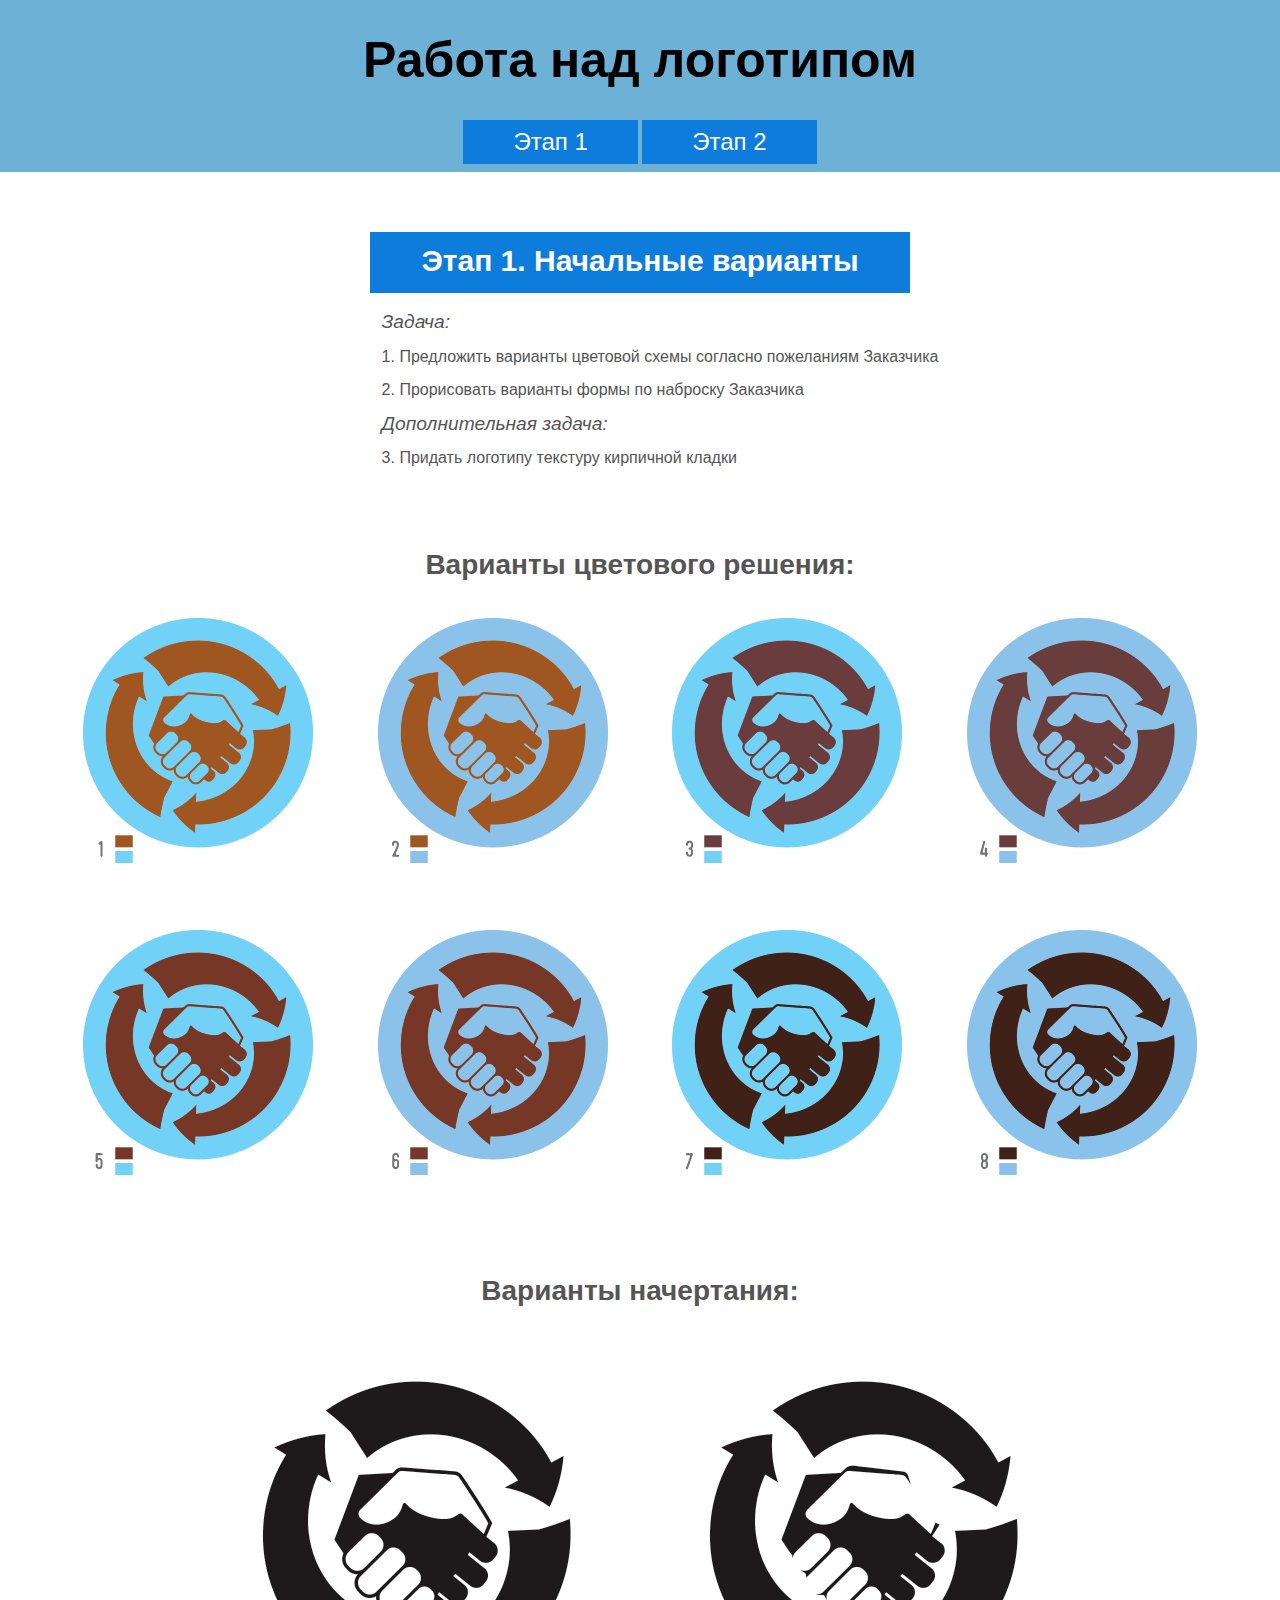
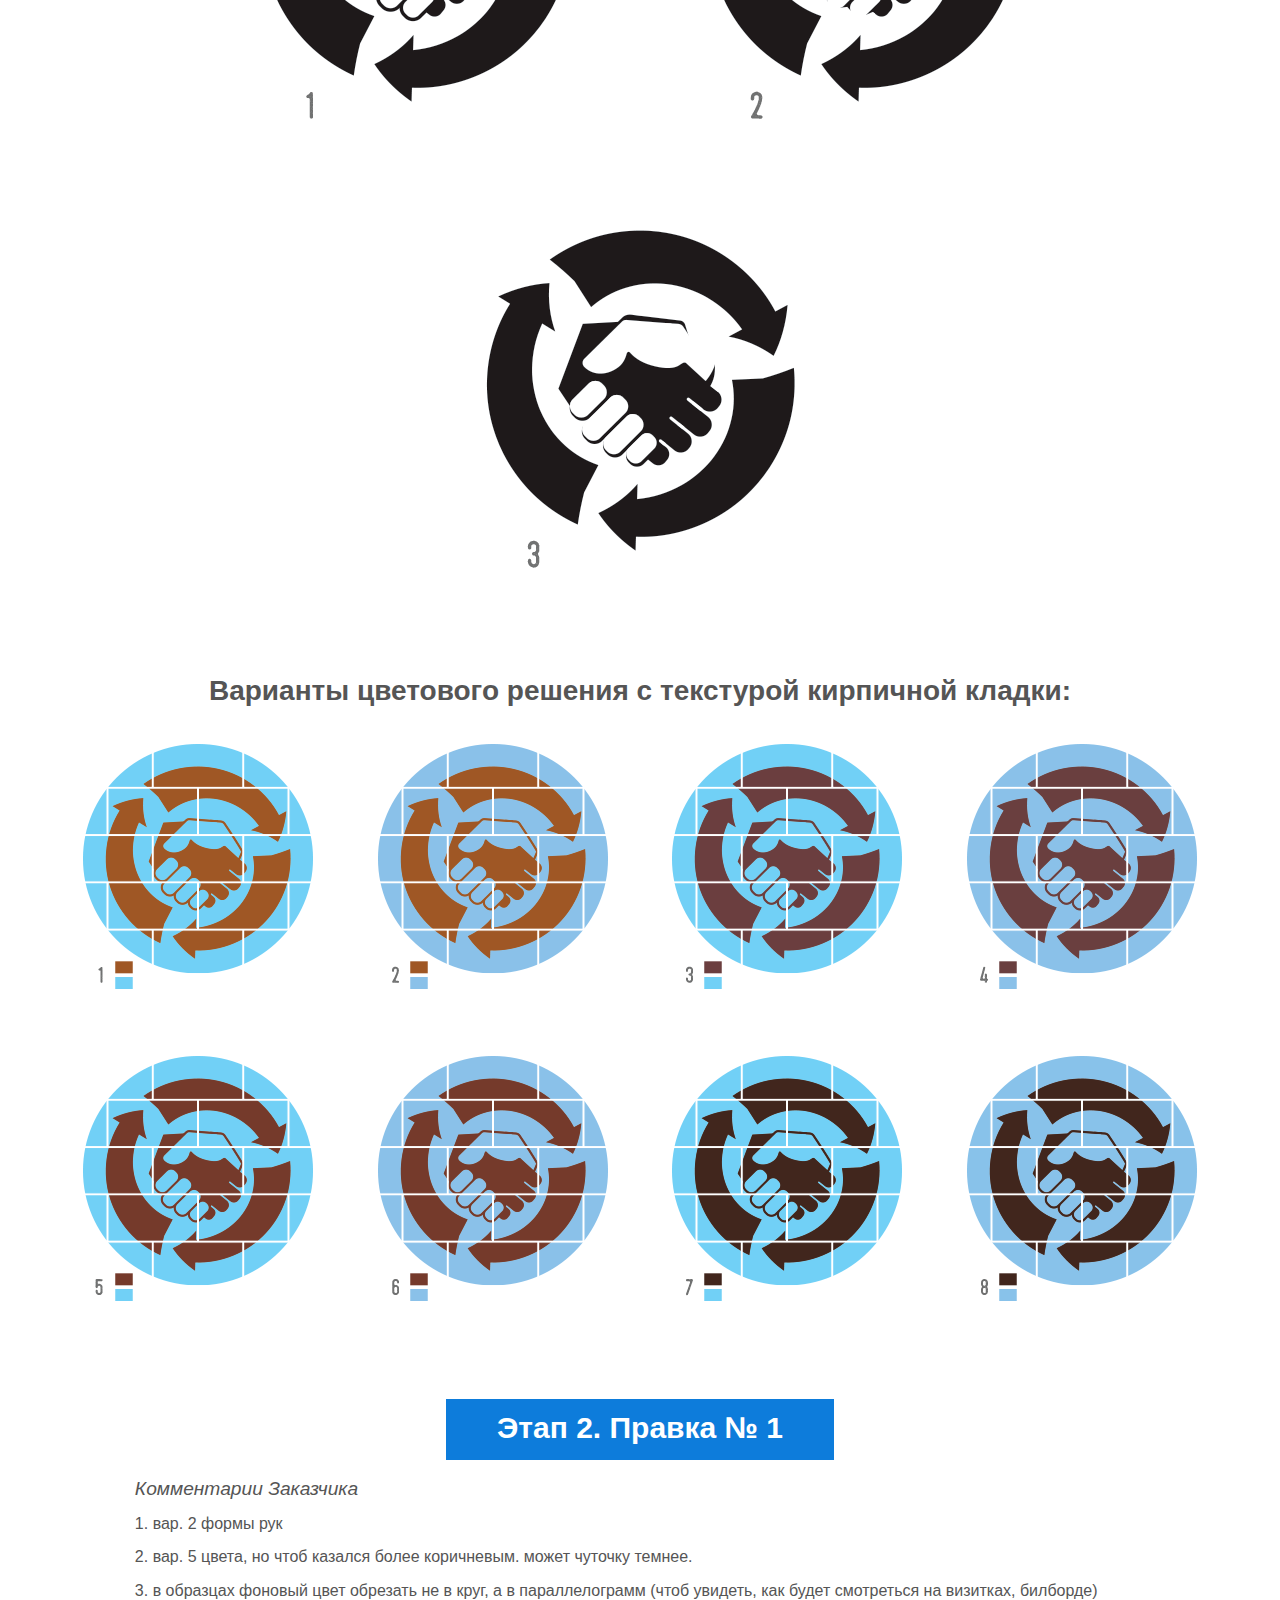
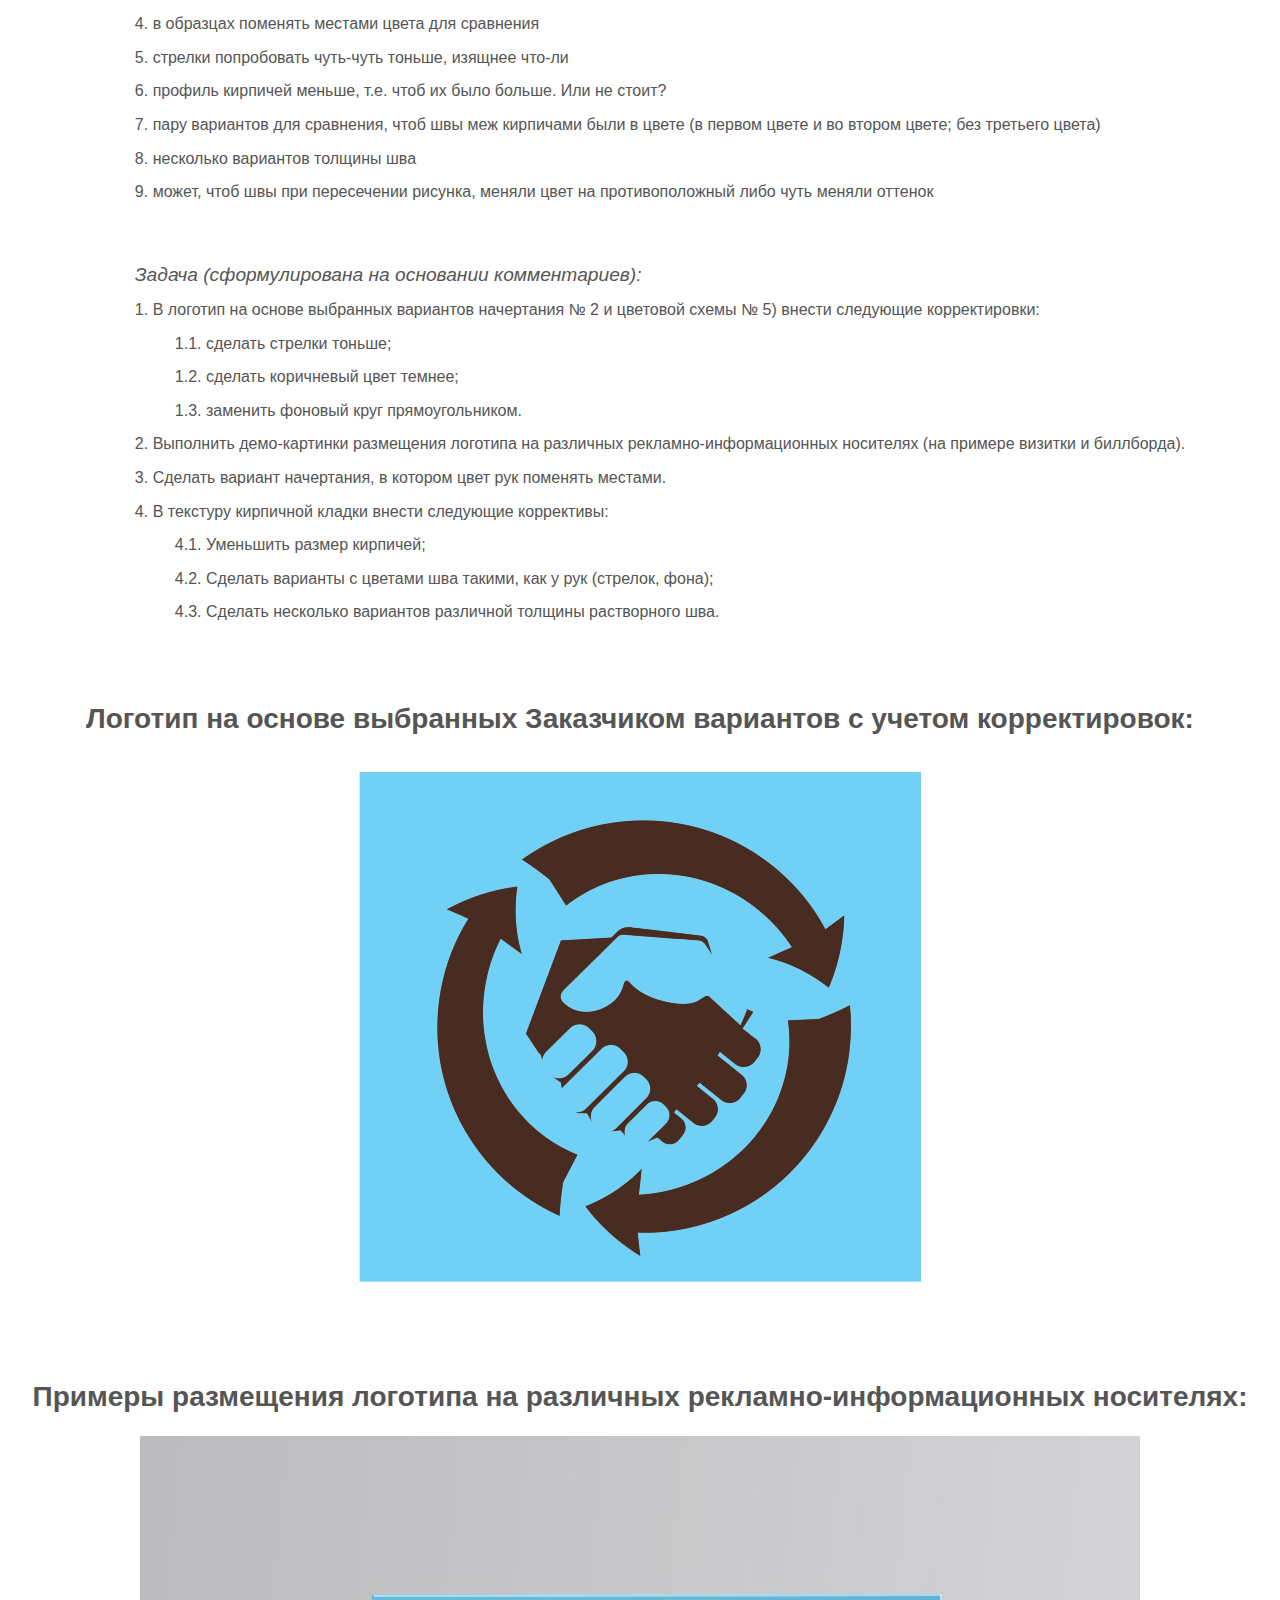
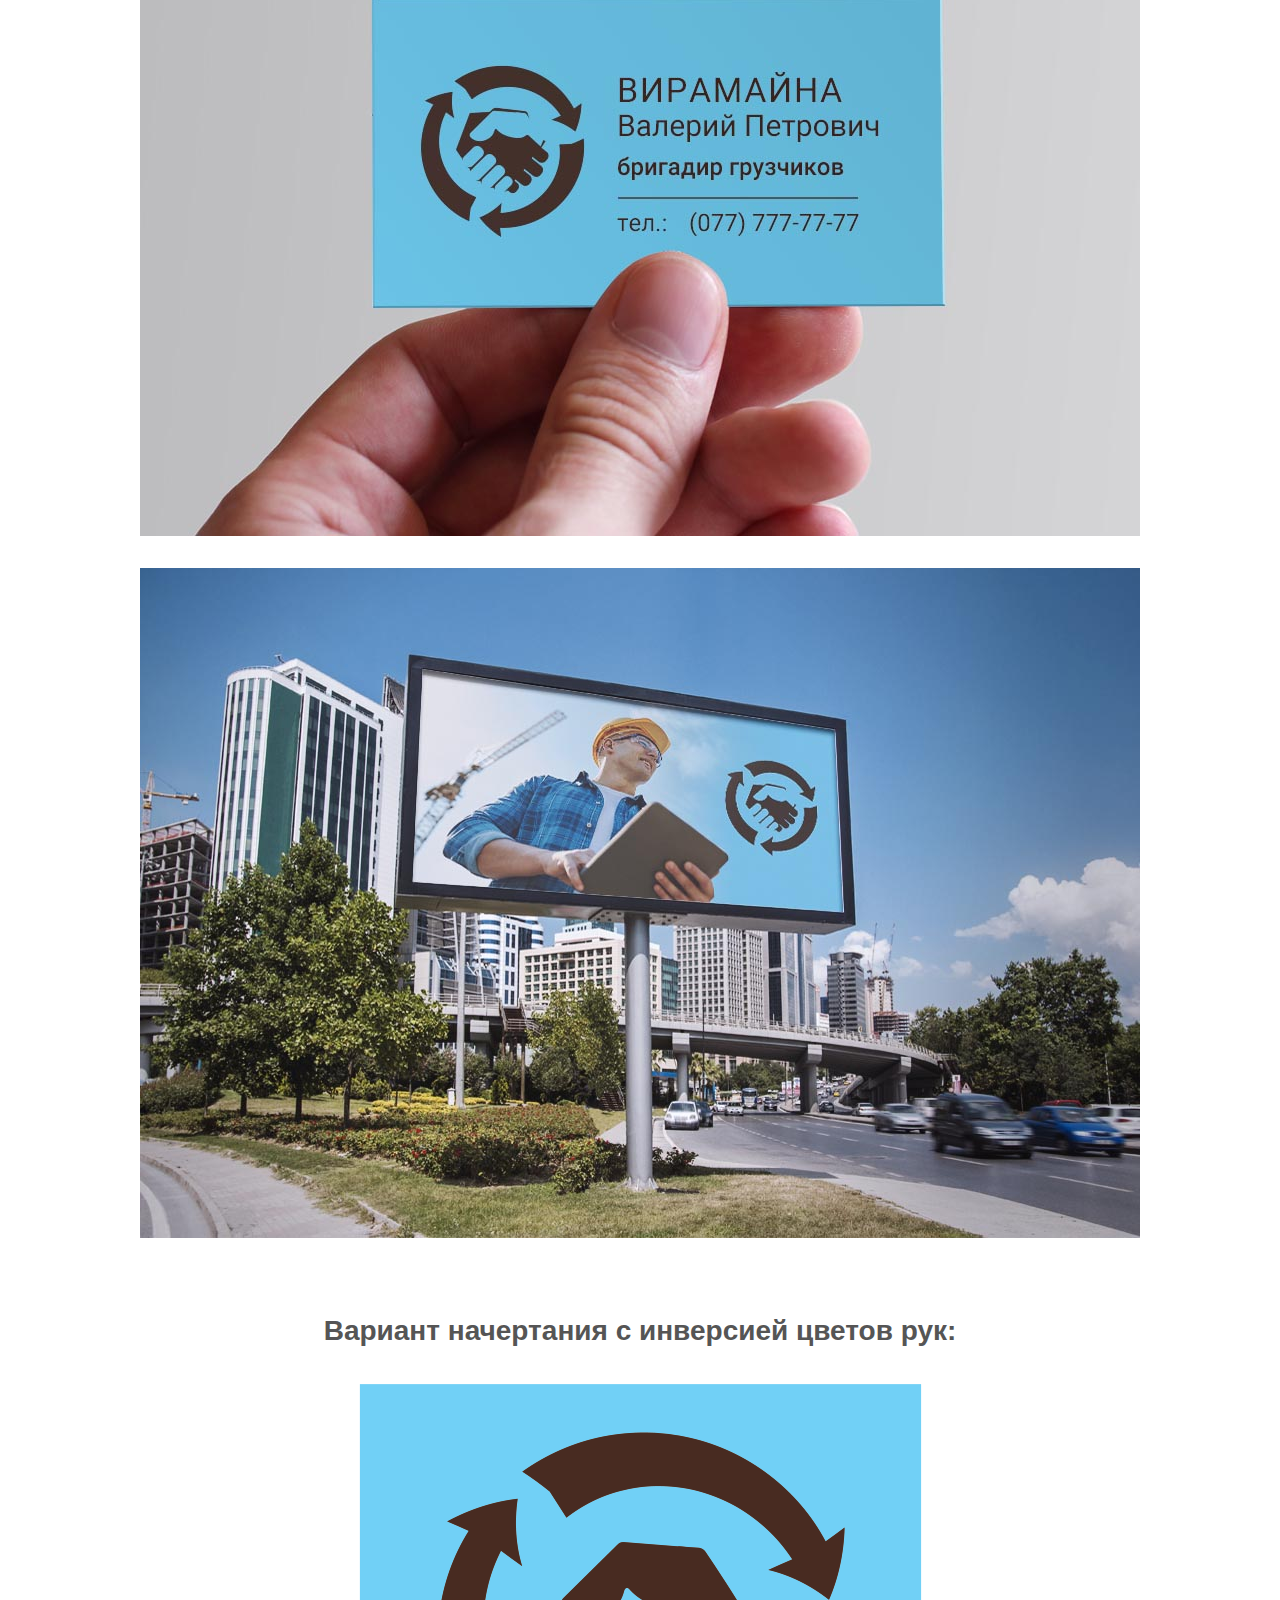
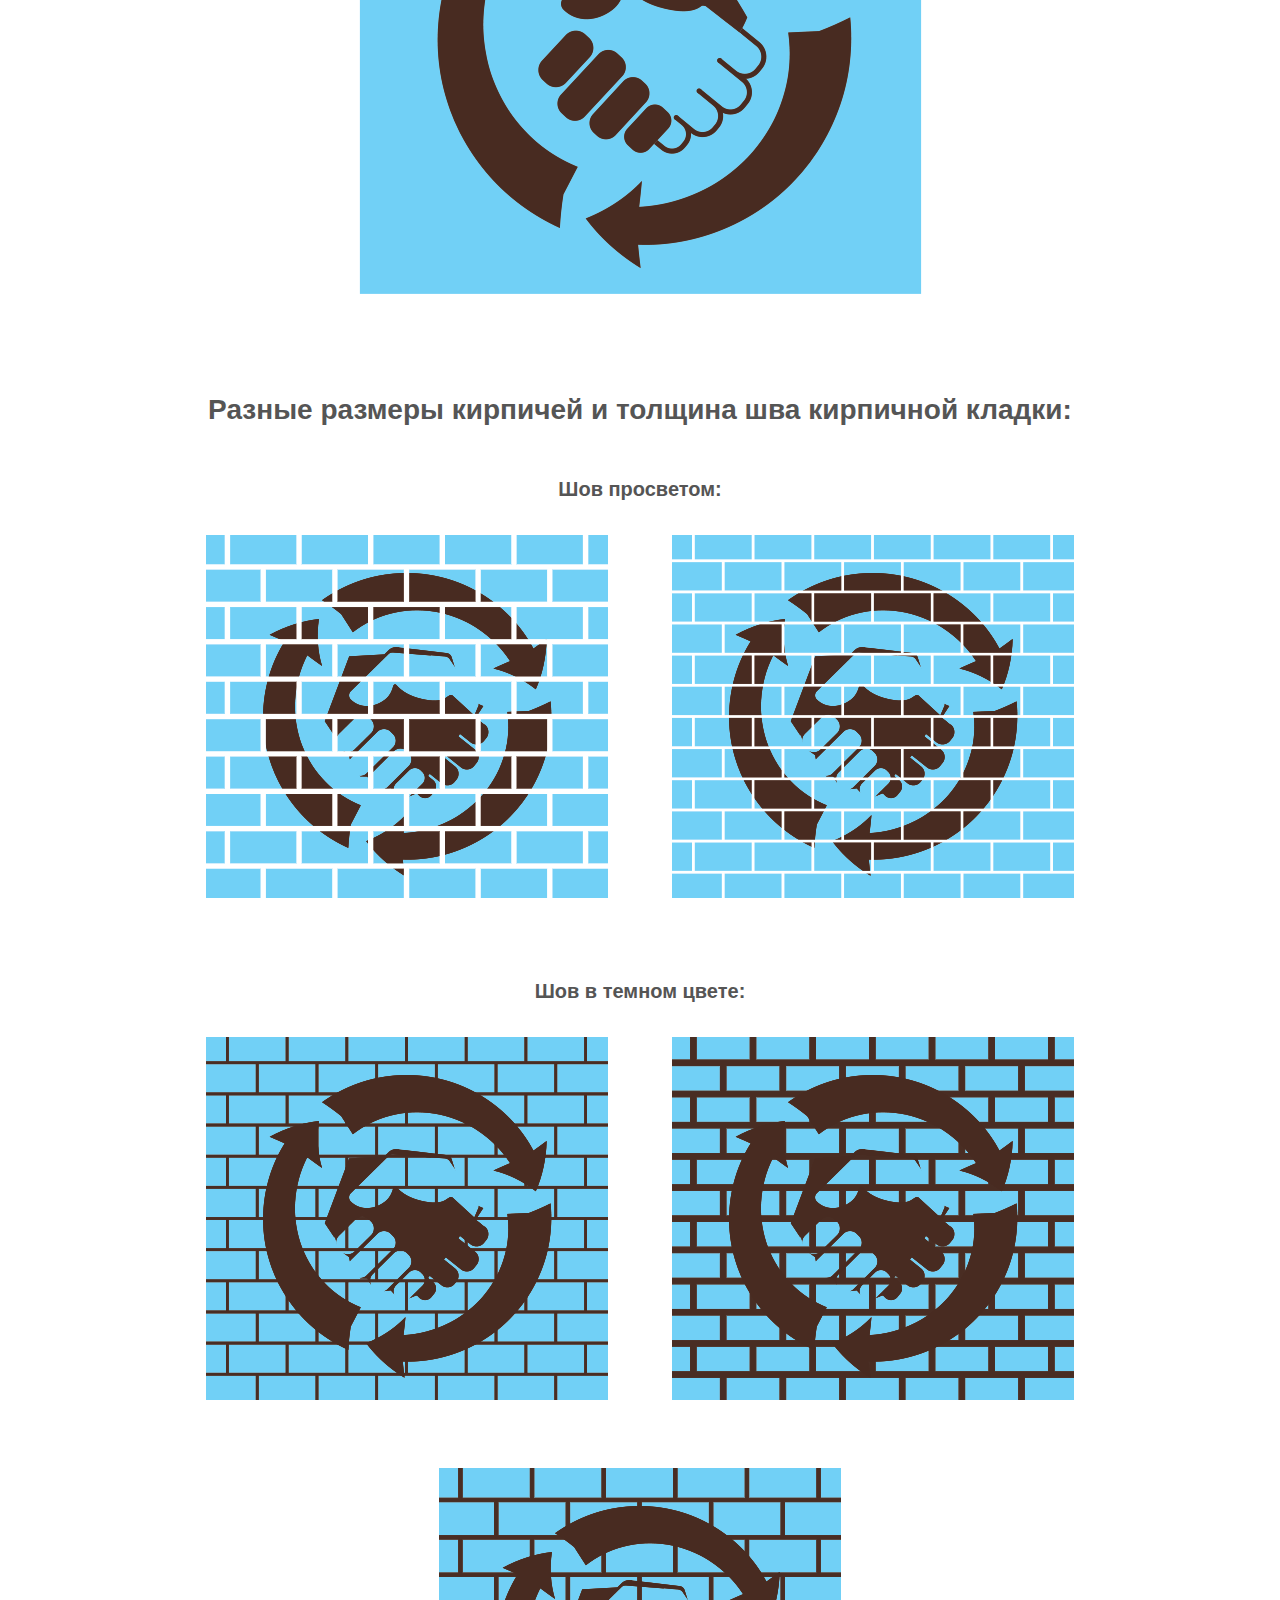
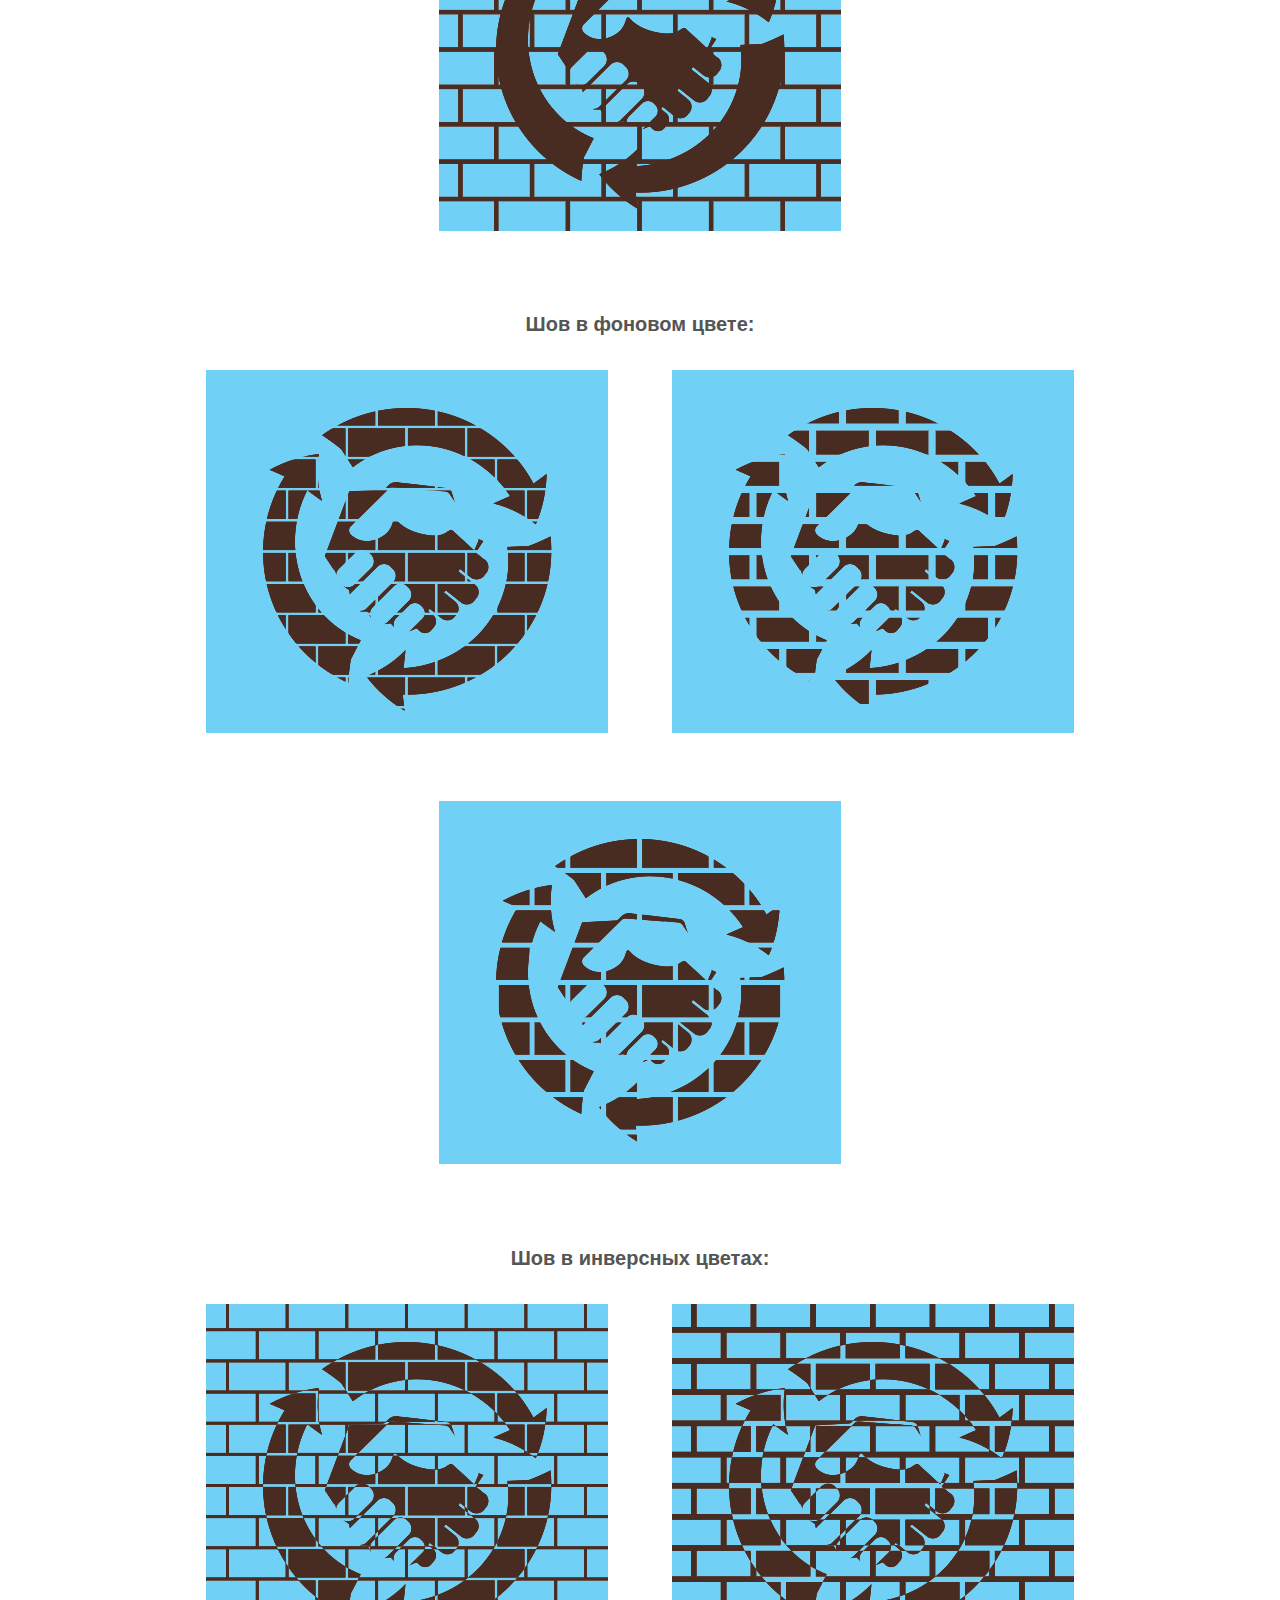
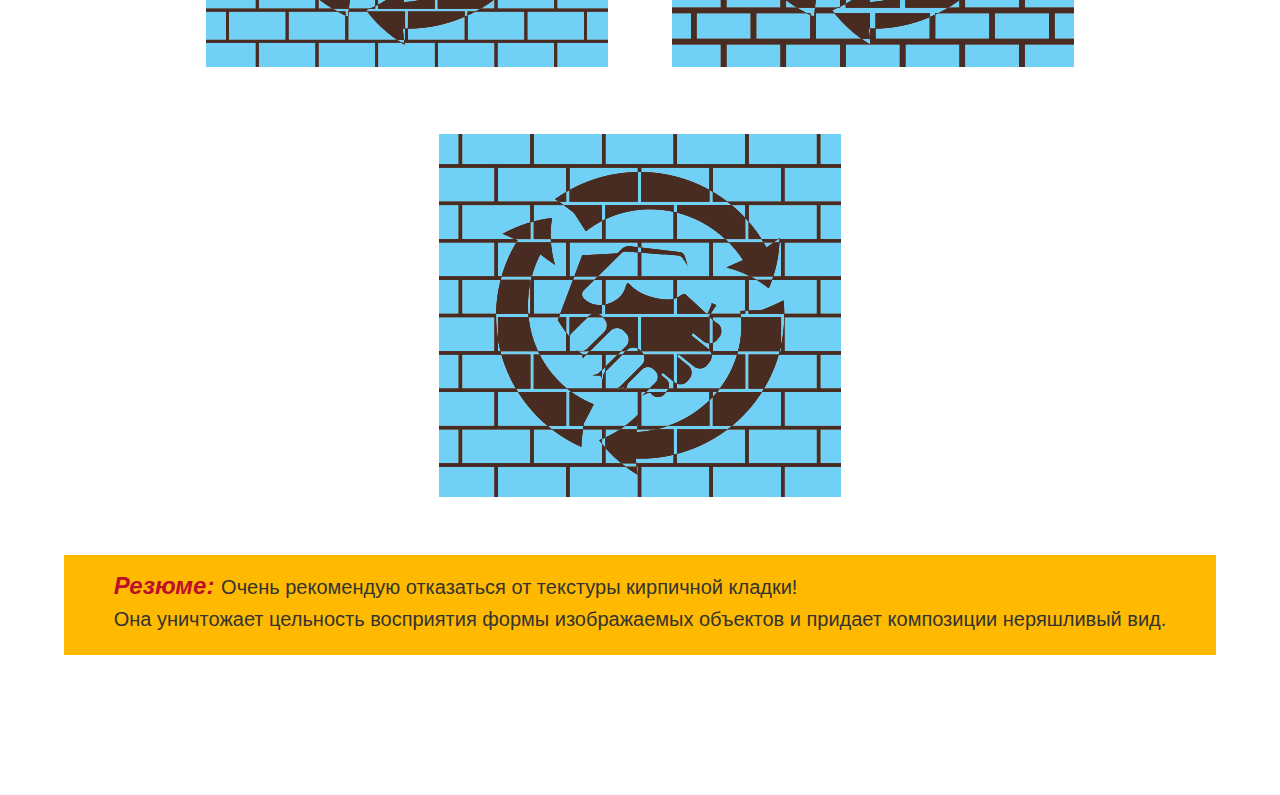
<file: logo-for-max/index.html>
<!DOCTYPE html>
<html lang="en">

<head>
    <meta charset="UTF-8">
    <meta name="viewport" content="width=device-width">
    <title>Работа над логотипом</title>
    <link rel="stylesheet" href="styles/normalize.css">
    <link rel="stylesheet" href="https://maxcdn.bootstrapcdn.com/font-awesome/4.5.0/css/font-awesome.min.css">
    <link rel="stylesheet" href="styles/styles.css">
</head>

<body>
    <header>
        <h1>Работа над&nbsp;логотипом</h1>
        <nav>
            <div class="menu">
               <div class='menu-item'><a href="#section-1">Этап 1</a></div>
               <div class='menu-item'><a href="#section-2">Этап 2</a></div>
            </div>
        </nav>
        
    </header>
        <aside>
            <div class="asmenu">
                <i class="fa fa-bars asmenu-icon" aria-hidden="true"></i>
                <a href="#"><div class="asmenu-item" href="#">В начало</div></a>
                <a href="#section-1"><div class="asmenu-item" href="#section-1">Этап 1</div></a>
                <a href="#section-2"><div class="asmenu-item" href="#section-2">Этап 2</div></a>
            </div>
        </aside>
        
    <section id="section-1">
        <h2><span>Этап 1. Начальные&nbsp;варианты</span></h2>
        <div class="text-block">
            <ol><em>Задача: </em>
                <li>Предложить варианты цветовой схемы согласно пожеланиям&nbsp;Заказчика</li>
                <li>Прорисовать варианты формы по&nbsp;наброску Заказчика</li>
                <em>Дополнительная задача: </em>
                <li>Придать логотипу текстуру кирпичной&nbsp;кладки</li>
            </ol>
        </div>
        <article id="article-1">
            <div class="images-wrapper">
                <h3>Варианты цветового решения:</h3>
                <a download href="images/colors-1.png"><img src="images/colors-1.png" alt="вариант 1" title="скачать цветовую схему 1" class="sketch"></a>

                <a download href="images/colors-2.png"><img src="images/colors-2.png" alt="вариант 2" title="скачать цветовую схему 2" class="sketch"></a>

                <a download href="images/colors-3.png"><img src="images/colors-3.png" alt="вариант 3" title="скачать цветовую схему 3" class="sketch"></a>

                <a download href="images/colors-4.png"><img src="images/colors-4.png" alt="вариант 4" title="скачать цветовую схему 4" class="sketch"></a>

                <a download href="images/colors-5.png"><img src="images/colors-5.png" alt="вариант 5" title="скачать цветовую схему 5" class="sketch"></a>

                <a download href="images/colors-6.png"><img src="images/colors-6.png" alt="вариант 6" title="скачать цветовую схему 6" class="sketch"></a>

                <a download href="images/colors-7.png"><img src="images/colors-7.png" alt="вариант 7" title="скачать цветовую схему 7" class="sketch"></a>

                <a download href="images/colors-8.png"><img src="images/colors-8.png" alt="вариант 8" title="скачать цветовую схему 8" class="sketch"></a>
            </div>
        </article>

        <article id="article-2">
            <div class="images-wrapper">
                <h3>Варианты начертания:</h3>
                <a download href="images/form-1.png"><img src="images/form-1.png" alt="вариант 1" title="скачать вариант начертания 1" class="sketch"></a>

                <a download href="images/form-2.png"><img src="images/form-2.png" alt="вариант 2" title="скачать вариант начертания 2" class="sketch"></a>

                <a download href="images/form-3.png"><img src="images/form-3.png" alt="вариант 3" title="скачать вариант начертания 3" class="sketch"></a>
            </div>
        </article>
        
        <article id="article-3">
            <div class="images-wrapper">
                <h3>Варианты цветового решения с&nbsp;текстурой кирпичной кладки:</h3>
                <a download href="images/bricks-1-1.png"><img src="images/bricks-1-1.png" alt="вариант 1" title="скачать цветовую схему 1 с текстурой кирпича" class="sketch"></a>

                <a download href="images/bricks-1-2.png"><img src="images/bricks-1-2.png" alt="вариант 2" title="скачать цветовую схему 2 с текстурой кирпича" class="sketch"></a>

                <a download href="images/bricks-1-3.png"><img src="images/bricks-1-3.png" alt="вариант 2" title="скачать цветовую схему 3 с текстурой кирпича" class="sketch"></a>

                <a download href="images/bricks-1-4.png"><img src="images/bricks-1-4.png" alt="вариант 4" title="скачать цветовую схему 4 с текстурой кирпича" class="sketch"></a>

                <a download href="images/bricks-1-5.png"><img src="images/bricks-1-5.png" alt="вариант 5" title="скачать цветовую схему 5 с текстурой кирпича" class="sketch"></a>

                <a download href="images/bricks-1-6.png"><img src="images/bricks-1-6.png" alt="вариант 6" title="скачать цветовую схему 6 с текстурой кирпича" class="sketch"></a>

                <a download href="images/bricks-1-7.png"><img src="images/bricks-1-7.png" alt="вариант 7" title="скачать цветовую схему 7 с текстурой кирпича" class="sketch"></a>

                <a download href="images/bricks-1-8.png"><img src="images/bricks-1-8.png" alt="вариант 8" title="скачать цветовую схему 8 с текстурой кирпича" class="sketch"></a>
            </div>
        </article>
    </section>
    
    
    <section id="section-2">
        <h2><span>Этап 2. Правка&nbsp;№&nbsp;1</span></h2>
        <div class="text-block">
            <ol><em>Комментарии Заказчика</em>
                <li>вар.&nbsp;2 формы рук</li>
                <li>вар.&nbsp;5 цвета, но&nbsp;чтоб казался более коричневым. может чуточку темнее.</li>
                <li>в&nbsp;образцах фоновый цвет обрезать не&nbsp;в&nbsp;круг, а&nbsp;в&nbsp;параллелограмм (чтоб увидеть, как будет смотреться на визитках, билборде)</li>
                <li>в&nbsp;образцах поменять местами цвета для&nbsp;сравнения</li>
                <li>стрелки попробовать чуть-чуть тоньше, изящнее что-ли</li>
                <li>профиль кирпичей меньше, т.е.&nbsp;чтоб их&nbsp;было больше. Или&nbsp;не&nbsp;стоит?</li>
                <li>пару вариантов для&nbsp;сравнения, чтоб&nbsp;швы меж&nbsp;кирпичами были в&nbsp;цвете (в&nbsp;первом цвете и&nbsp;во&nbsp;втором цвете; без&nbsp;третьего цвета)</li>
                <li>несколько вариантов толщины&nbsp;шва</li>
                <li>может, чтоб швы при&nbsp;пересечении рисунка, меняли цвет на&nbsp;противоположный либо чуть меняли оттенок</li>   
            </ol>
            <br>
            <ol><em>Задача (сформулирована на&nbsp;основании комментариев): </em>
                <li>В логотип на основе выбранных вариантов начертания №&nbsp;2 и цветовой схемы №&nbsp;5) внести  следующие корректировки: <ol>
                    <li>сделать стрелки тоньше; </li>
                    <li>сделать коричневый цвет темнее; </li>
                    <li>заменить фоновый круг прямоугольником.</li>
                </ol></li>
                <li>Выполнить демо-картинки размещения логотипа на&nbsp;различных рекламно-информационных носителях (на примере визитки и&nbsp;биллборда).</li>
                <li>Сделать вариант начертания, в котором цвет рук поменять местами.</li>
                <li>В текстуру кирпичной кладки внести следующие коррективы: <ol>
                    <li>Уменьшить размер кирпичей;</li>
                    <li>Сделать варианты с цветами шва такими, как у рук (стрелок, фона);</li>
                    <li>Сделать несколько вариантов различной толщины растворного шва.</li>
                </ol> </li>   
            </ol>
        </div>
        <article id="article-1">
            <div class="images-wrapper">
                <h3>Логотип на&nbsp;основе выбранных Заказчиком вариантов с&nbsp;учетом корректировок:</h3>
                <a download href="images/edition-2.png"><img src="images/edition-2.png" alt="вариант 1" title="скачать 1-ю правку" class="sketch"></a>
                
                <h3>Примеры размещения логотипа на&nbsp;различных рекламно-информационных носителях:</h3>
<!--                <br>-->

                <div class="photo"><a download href="images/vizitkfa-demo.jpg"><img src="images/vizitkfa-demo.jpg" alt="визитка" title="скачать демонстрационную картинку визитки" class="photo"></a></div>

                <div class="photo"><a download href="images/billboard-demo.jpg"><img src="images/billboard-demo.jpg" alt="вариант 5" title="скачать демонстрационную картинку биллборда" class="photo"></a></div>
                
                <h3>Вариант начертания с&nbsp;инверсией цветов рук:</h3>

                <a download href="images/invert-colors.png"><img src="images/invert-colors.png" alt="вариант 6" title="скачать цветовую схему 6" class="sketch"></a>
                
                <h3>Разные размеры кирпичей и&nbsp;толщина шва кирпичной кладки:</h3>
                
                <h4>Шов просветом:</h4>

                <a download href="images/bricks-2-1.png"><img src="images/bricks-2-1.png" alt="вариант 1" title="скачать вариант 2-1 текстуры кирпича" class="sketch"></a>

                <a download href="images/bricks-2-2.png"><img src="images/bricks-2-2.png" alt="вариант 2" title="скачать вариант 2(2) текстуры кирпича" class="sketch"></a>
                
                <h4>Шов в&nbsp;темном цвете:</h4>


                <a download href="images/bricks-2-3.png"><img src="images/bricks-2-3.png" alt="вариант 3" title="скачать вариант 2(3) текстуры кирпича" class="sketch"></a>

                <a download href="images/bricks-2-4.png"><img src="images/bricks-2-4.png" alt="вариант 4" title="скачать вариант 2(4) текстуры кирпича" class="sketch"></a>

                <a download href="images/bricks-2-5.png"><img src="images/bricks-2-5.png" alt="вариант 5" title="скачать вариант 2(5) текстуры кирпича" class="sketch"></a>
                
                <h4>Шов в&nbsp;фоновом цвете:</h4>

                <a download href="images/bricks-2-6.png"><img src="images/bricks-2-6.png" alt="вариант 6" title="скачать вариант 2(6) текстуры кирпича" class="sketch"></a>

                <a download href="images/bricks-2-7.png"><img src="images/bricks-2-7.png" alt="вариант 7" title="скачать вариант 2(7) текстуры кирпича" class="sketch"></a>

                <a download href="images/bricks-2-8.png"><img src="images/bricks-2-8.png" alt="вариант 8" title="скачать вариант 2(8) текстуры кирпича" class="sketch"></a>
                
                <h4>Шов в&nbsp;инверсных цветах:</h4>

                <a download href="images/bricks-2-9.png"><img src="images/bricks-2-9.png" alt="вариант 9" title="скачать вариант 2(9) текстуры кирпича" class="sketch"></a>

                <a download href="images/bricks-2-10.png"><img src="images/bricks-2-10.png" alt="вариант 10" title="скачать вариант 2(10) текстуры кирпича" class="sketch"></a>

                <a download href="images/bricks-2-11.png"><img src="images/bricks-2-11.png" alt="вариант 11" title="скачать вариант 2(11) текстуры кирпича" class="sketch"></a>
                
            </div>
            
            <div class="text-block">
                <p class='resume'><em>Резюме: </em> Очень рекомендую отказаться от&nbsp;текстуры кирпичной кладки! <br>Она уничтожает цельность восприятия формы изображаемых объектов и&nbsp;придает композиции неряшливый вид. </p>
            </div>
        </article>
    </section>
    
    <footer>
        
    </footer>
</body>

</html>
</file>
<file: logo-for-max/styles/styles.css>
html {
    
    text-align: center;
    line-height: 1.6em;
    color: #555;
}



header{
    position: relative;
    z-index: 3;
    padding-top: 20px;
    background-color: #6db2d6;
}

h1, h2, h3, h4{
    font-family: "Open Sans", "Roboto", sans-serif;
    font-weight: 600;
    text-align: center;
    margin: 2em auto 0 auto; 
    line-height: 1.6em;
}

h1 {
    color: #000;
    margin-top: 0;
    margin-bottom: 20px;
    font-size: 50px;
}

h2 {
    font-size: 30px;
    color: #013588;
}

h2 span {
    display: inline-block;
    background-color: #0d7cdb;
    color: #fff;
    padding: 5px 4vw 8px 4vw;
}

h3 {
    font-size: 28px;
}

h4 {
    font-size: 20px;
}

.menu{
    margin: auto;
}


.menu .menu-item{
    display: inline-block;
    margin: 0 0 8px;
}

.menu .menu-item, .asmenu-item{
    background-color: #0d7cdb;
    cursor: pointer;
    transition: .5s;
}

.menu .menu-item:hover, .asmenu-item:hover {
    background-color: #c30b8a;
}

.menu-item a {
    color: #fff;
    padding: 10px 50px;
    font-size: 24px;
    font-weight: 200;
    text-decoration: none;
    line-height: 44px;
}

aside {
    position: fixed;
    right: 0;
    top: 5px;
    z-index: 2;
}

.asmenu {
    position: relative;
    right: -80%;
    text-align: left;
    text-indent: 30px;
    transition: .5s;
    border-radius: 25px  0 0 25px;
    border: 1px solid #fff;
    overflow: hidden;
    opacity: .3;
        
}

.asmenu:hover {
    right: 0; 
    opacity: 1;
}

.asmenu-icon {
    position: absolute;
    font-size: 20px;
    text-indent: 0;
    color: #fff;
    left: 1em;
    top: 0.65em;
}


.asmenu-item{
    color: #fff;
    padding: 8px 50px;
    font-size: 24px;
    font-weight: 200;
    text-decoration: none;
    line-height: 32px;
}

.asmenu a{
    text-decoration: none;
}



section {
/*    padding-top: 163px;*/
    max-width: 1400px;
    margin: 0 auto 30px auto;
}

em {
    font-size: 1.2em;
}

ol>li{
  display:block;
}
ol{
  counter-reset:item;
}
ol>li:before{
  counter-increment:item;
  content:counters(item,".") ". ";
}

li{
    margin-top: 8px;
    margin-bottom: 8px;
}

.images-wrapper {
    text-align: center;
}

.sketch {
    margin: 30px;
}

.text-block {
    display: inline-block;
    margin: 0 auto;
    text-align: left;
}

.photo {
    max-width: 100vw;
    margin-top: 8px;
    margin-bottom: 8px;
    
}

.resume{
    color: #333;
    background-color: #ffba00;
    padding: 15px 50px 20px 50px;
    font-size: 20px;
    font-weight: 300;
    line-height: 1.6em;
}

.resume em{
    color: #be0f2a;
    font-weight: 600;
}

footer {
    height: 10vh;
}


/* Адаптивка */
@media (max-width: 740px) {
    h1 {
        font-size: 6.8vw;
    }
    h2 {
        font-size: 4vw;
    }
    h3 {
        font-size: 3.8vw;
    }
    h4 {
        font-size: 2.7vw;
    }
    .sketch {
        margin: 5vmin;
        max-width: 90vmin;
    }
    .menu .menu-item {        
        display: block;
        margin-top: 8px;
        margin:  8px 30vw;
    } 
    
/*
    .asmenu-icon{
        top: auto;
        bottom: 0.65em;
    }
*/
}

@media (max-width: 480px){ 
    h1, h2, h3, h4 {
        line-height: 1.2em;
        margin-top: 1em;        
    } 
    
    
    h1 {
        font-size: 30px;
        margin-bottom: 12px;
    }
    
    .menu .menu-item {
        font-size: 18px;
        margin:  8px 10vw;
    }
    
    h2 {
        font-size: 20px;
/*        margin: inherit auto;*/
    }
    h3 {
        font-size: 18px;
    }
    h4 {
        font-size: 16px;
    }
</file>
